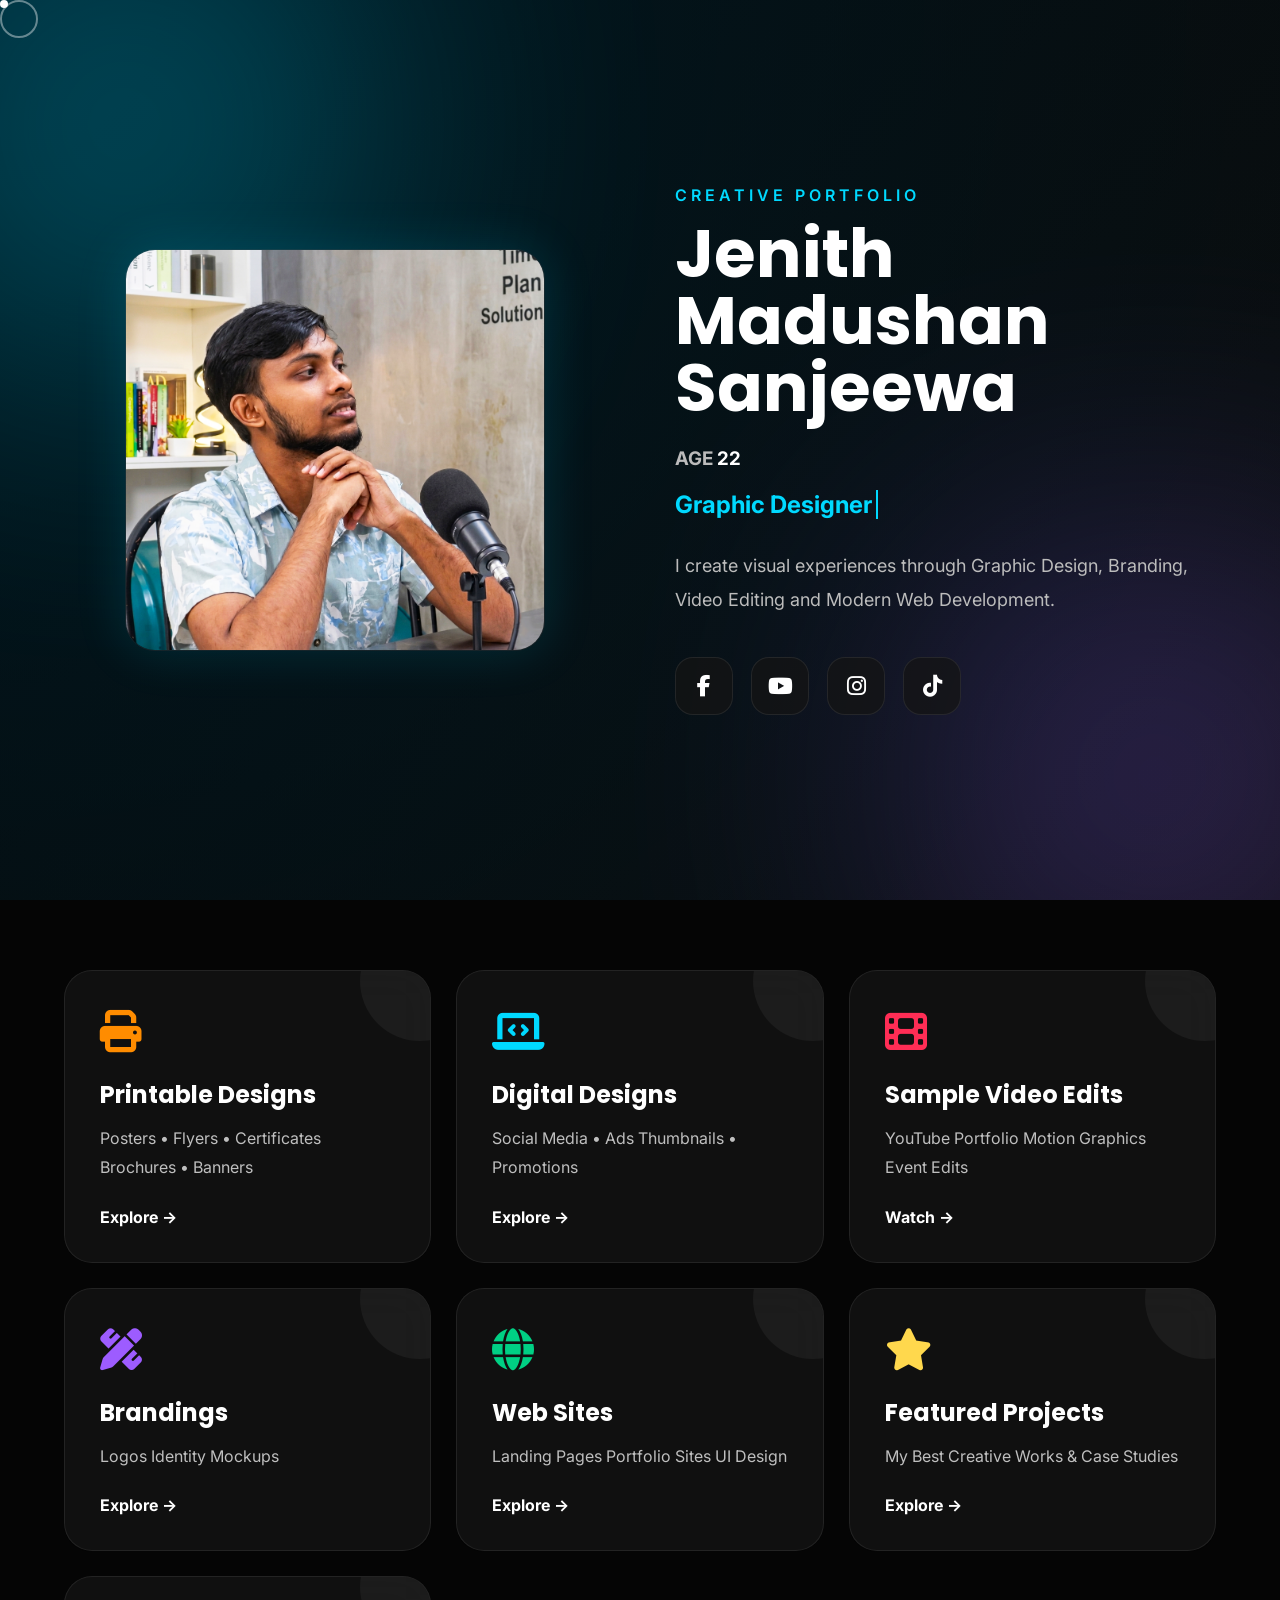
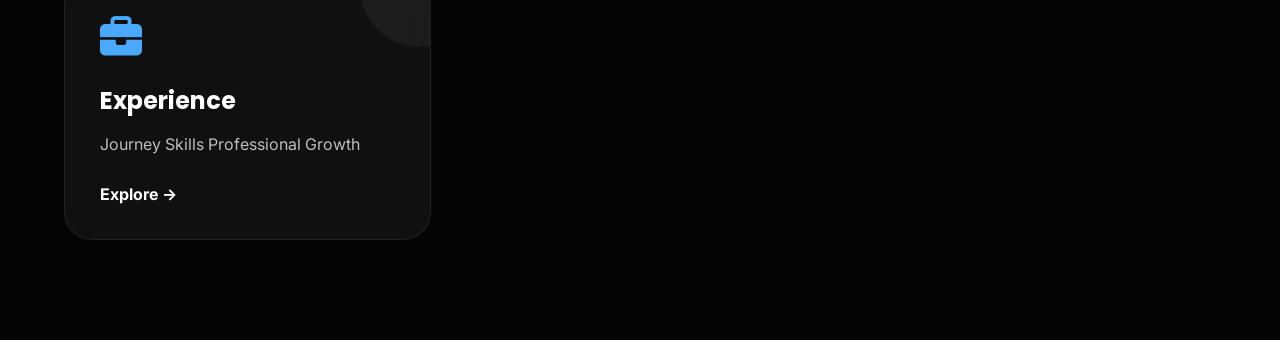
<file: index.html>
<!DOCTYPE html>
<html lang="en">

<head>
    <meta charset="UTF-8">
    <meta name="viewport" content="width=device-width, initial-scale=1.0">

    <title>Jenith Madushan | Creative Portfolio</title>

    <meta name="description"
        content="Official Creative Portfolio of Jenith Madushan Sanjeewa - Graphic Designer, Content Creator, Video Editor & Web Developer">

    <!-- Google Fonts -->
    <link rel="preconnect" href="https://fonts.googleapis.com">
    <link rel="preconnect" href="https://fonts.gstatic.com" crossorigin>

    <link href="https://fonts.googleapis.com/css2?family=Inter:wght@300;400;500;600&family=Poppins:wght@400;600;700;800&display=swap"
        rel="stylesheet">

    <!-- Font Awesome -->
    <link rel="stylesheet"
        href="https://cdnjs.cloudflare.com/ajax/libs/font-awesome/6.7.2/css/all.min.css">

    <!-- CSS -->
    <link rel="stylesheet" href="css/style.css">
    <link rel="stylesheet" href="css/animations.css">
    <link rel="stylesheet" href="css/responsive.css">

</head>

<body>

    <!-- Loading Screen -->

    <div id="loader">

        <h1>WELCOME</h1>

    </div>

    <!-- Cursor -->

    <div class="cursor-dot"></div>
    <div class="cursor-ring"></div>

    <!-- Animated Background -->

    <div class="background">

        <div class="gradient"></div>

        <div class="particles"></div>

        <div class="glow glow1"></div>
        <div class="glow glow2"></div>

    </div>
<script>
window.addEventListener("load", () => {
    const loader = document.getElementById("loader");

    loader.style.opacity = "0";
    loader.style.visibility = "hidden";

    setTimeout(() => {
        loader.style.display = "none";
    }, 600);
});
</script>
    <!-- Main Container -->

    <main>

        <!-- HERO -->

        <section class="hero">

            <div class="hero-left">

                <img src="img/me.png" alt="Jenith Madushan" class="profile">

            </div>

            <div class="hero-right">

                <span class="welcome">
                    CREATIVE PORTFOLIO
                </span>

                <h1>

                    Jenith Madushan
                    <br>
                    Sanjeewa

                </h1>

                <h3>

                    AGE
                    <span>22</span>

                </h3>

                <div class="roles">

                    <span id="typing-role">

                        Graphic Designer

                    </span>

                </div>

                <p>

                    I create visual experiences through Graphic Design,
                    Branding, Video Editing and Modern Web Development.

                </p>

                <!-- SOCIAL -->

                <div class="socials">

                    <a target="_blank"
                        href="https://www.facebook.com/profile.php?id=100086386582147">

                        <i class="fab fa-facebook-f"></i>

                    </a>

                    <a target="_blank"
                        href="https://www.youtube.com/@GamingJeNNa">

                        <i class="fab fa-youtube"></i>

                    </a>

                    <a target="_blank"
                        href="https://www.instagram.com/jms_jenna/">

                        <i class="fab fa-instagram"></i>

                    </a>

                    <a target="_blank"
                        href="https://www.tiktok.com/@gaming_jenna_yt">

                        <i class="fab fa-tiktok"></i>

                    </a>

                </div>

            </div>

        </section>

        <!-- PORTFOLIO SECTIONS -->

        <section class="portfolio-grid">

            <a href="pdf-viewer.html?file=pdfs/printable-designs.pdf&title=Printable%20Designs" class="card printable">

                <div class="icon">

                    <i class="fa-solid fa-print"></i>

                </div>

                <h2>Printable Designs</h2>

                <p>

                    Posters • Flyers • Certificates
                    Brochures • Banners

                </p>

                <span>Explore →</span>

            </a>

            <a href="pdf-viewer.html?file=pdfs/digital-designs.pdf&title=Digital%20Designs" class="card digital">

                <div class="icon">

                    <i class="fa-solid fa-laptop-code"></i>

                </div>

                <h2>Digital Designs</h2>

                <p>

                    Social Media • Ads
                    Thumbnails • Promotions

                </p>

                <span>Explore →</span>

            </a>

            <a href="pdf-viewer.html?file=pdfs/sample-video-edits.pdf&title=Sample%20Video%20Edits" class="card video">

                <div class="icon">

                    <i class="fa-solid fa-film"></i>

                </div>

                <h2>Sample Video Edits</h2>

                <p>

                    YouTube Portfolio
                    Motion Graphics
                    Event Edits

                </p>

                <span>Watch →</span>

            </a>

            <a href="pdf-viewer.html?file=pdfs/brandings.pdf&title=Brandings" class="card branding">

                <div class="icon">

                    <i class="fa-solid fa-pen-ruler"></i>

                </div>

                <h2>Brandings</h2>

                <p>

                    Logos
                    Identity
                    Mockups

                </p>

                <span>Explore →</span>

            </a>

            <a href="pdf-viewer.html?file=pdfs/web-sites.pdf&title=Web%20Sites" class="card websites">

                <div class="icon">

                    <i class="fa-solid fa-globe"></i>

                </div>

                <h2>Web Sites</h2>

                <p>

                    Landing Pages
                    Portfolio Sites
                    UI Design

                </p>

                <span>Explore →</span>

            </a>

            <a href="pdf-viewer.html?file=pdfs/featured-projects.pdf&title=Featured%20Projects" class="card featured">

                <div class="icon">

                    <i class="fa-solid fa-star"></i>

                </div>

                <h2>Featured Projects</h2>

                <p>

                    My Best Creative
                    Works & Case Studies

                </p>

                <span>Explore →</span>

            </a>

            <a href="pdf-viewer.html?file=pdfs/experience.pdf&title=Experience" class="card experience">

                <div class="icon">

                    <i class="fa-solid fa-briefcase"></i>

                </div>

                <h2>Experience</h2>

                <p>

                    Journey
                    Skills
                    Professional Growth

                </p>

                <span>Explore →</span>

            </a>

        </section>
</file>
<file: css/style.css>
/* ==========================================
   JENITH MADUSHAN PORTFOLIO
   style.css
========================================== */

/* Google Fonts */
@import url('https://fonts.googleapis.com/css2?family=Inter:wght@300;400;500;600&family=Poppins:wght@400;600;700;800&display=swap');

/* ==============================
   RESET
==============================*/

*{
    margin:0;
    padding:0;
    box-sizing:border-box;
}

html{
    scroll-behavior:smooth;
}

body{

    background:#050505;

    color:#fff;

    font-family:'Inter',sans-serif;

    overflow-x:hidden;

}

/* Scrollbar */

::-webkit-scrollbar{

    width:8px;

}

::-webkit-scrollbar-track{

    background:#0b0b0b;

}

::-webkit-scrollbar-thumb{

    background:#444;

    border-radius:20px;

}

::-webkit-scrollbar-thumb:hover{

    background:#00d4ff;

}

/* ==============================
    VARIABLES
==============================*/

:root{

    --bg:#050505;

    --card:#121212;

    --glass:rgba(20,20,20,.75);

    --border:rgba(255,255,255,.08);

    --text:#ffffff;

    --muted:#bdbdbd;

    --orange:#ff8c00;

    --cyan:#00d9ff;

    --red:#ff2d55;

    --purple:#9d5cff;

    --green:#00d084;

    --yellow:#ffd84d;

    --blue:#4aa8ff;

}

/* ==============================
   LOADER
==============================*/

#loader{

    position:fixed;

    inset:0;

    background:#050505;

    display:flex;

    justify-content:center;

    align-items:center;

    z-index:99999;

}

#loader h1{

    font-size:5rem;

    font-family:Poppins;

    letter-spacing:15px;

}

/* ==============================
 CURSOR
==============================*/

.cursor-dot{

    width:8px;

    height:8px;

    background:white;

    position:fixed;

    border-radius:50%;

    pointer-events:none;

    z-index:9999;

}

.cursor-ring{

    width:38px;

    height:38px;

    border:2px solid rgba(255,255,255,.4);

    position:fixed;

    border-radius:50%;

    pointer-events:none;

    z-index:9998;

    backdrop-filter:blur(3px);

}

/* ==============================
BACKGROUND
==============================*/

.background{

    position:fixed;

    inset:0;

    overflow:hidden;

    z-index:-10;

}

/* Animated Gradient */

.gradient{

    position:absolute;

    inset:0;

    background:

    radial-gradient(circle at top left,#001a24,transparent 35%),

    radial-gradient(circle at bottom right,#22001b,transparent 35%),

    radial-gradient(circle at center,#111111,#050505);

}

/* Floating Lights */

.glow{

    position:absolute;

    width:450px;

    height:450px;

    border-radius:50%;

    filter:blur(140px);

    opacity:.35;

}

.glow1{

    background:#00d9ff;

    top:-100px;

    left:-100px;

}

.glow2{

    background:#8b5cf6;

    bottom:-100px;

    right:-100px;

}

/* ==============================
MAIN
==============================*/

main{

    width:min(1300px,90%);

    margin:auto;

}

/* ==============================
 HERO
==============================*/

.hero{

    min-height:100vh;

    display:flex;

    justify-content:space-between;

    align-items:center;

    gap:70px;

}

/* Left */

.hero-left{

    flex:1;

    display:flex;

    justify-content:center;

}

/* Photo */

.profile{

    width:420px;

    max-width:100%;

    border-radius:30px;

    border:1px solid var(--border);

    box-shadow:

    0 0 50px rgba(0,217,255,.15);

}

/* Right */

.hero-right{

    flex:1;

}

.welcome{

    color:var(--cyan);

    font-weight:600;

    letter-spacing:4px;

}

.hero h1{

    margin-top:15px;

    font-size:4.2rem;

    font-family:Poppins;

    line-height:1;

}

.hero h3{

    margin-top:25px;

    color:#bbb;

}

.hero h3 span{

    color:white;

}

.roles{

    margin-top:20px;

    font-size:1.5rem;

    color:var(--cyan);

    font-weight:700;

}

.hero p{

    margin-top:30px;

    color:#bcbcbc;

    line-height:1.9;

    font-size:18px;

}

/* ==============================
SOCIALS
==============================*/

.socials{

    margin-top:40px;

    display:flex;

    gap:18px;

}

.socials a{

    width:58px;

    height:58px;

    display:flex;

    justify-content:center;

    align-items:center;

    border-radius:18px;

    text-decoration:none;

    color:white;

    background:var(--glass);

    border:1px solid var(--border);

    font-size:22px;

    transition:.35s;

}

.socials a:hover{

    transform:translateY(-8px);

    box-shadow:0 0 25px rgba(255,255,255,.25);

}

/* ==============================
PORTFOLIO GRID
==============================*/

.portfolio-grid{

    display:grid;

    grid-template-columns:repeat(auto-fit,minmax(290px,1fr));

    gap:25px;

    margin:70px 0 100px;

}

/* Card */

.card{

    background:var(--glass);

    border:1px solid var(--border);

    border-radius:28px;

    padding:35px;

    text-decoration:none;

    color:white;

    transition:.35s;

    backdrop-filter:blur(20px);

    position:relative;

    overflow:hidden;

}

.card::before{

    content:"";

    position:absolute;

    width:120px;

    height:120px;

    background:rgba(255,255,255,.05);

    border-radius:50%;

    top:-50px;

    right:-50px;

}

.card:hover{

    transform:translateY(-10px);

}

/* Icon */

.icon{

    font-size:42px;

    margin-bottom:20px;

}

.card h2{

    font-family:Poppins;

    margin-bottom:12px;

}

.card p{

    color:#bfbfbf;

    line-height:1.8;

}

.card span{

    display:inline-block;

    margin-top:25px;

    font-weight:700;

}

/* Accent Colors */

.printable .icon{

    color:var(--orange);

}

.digital .icon{

    color:var(--cyan);

}

.video .icon{

    color:var(--red);

}

.branding .icon{

    color:var(--purple);

}

.websites .icon{

    color:var(--green);

}

.featured .icon{

    color:var(--yellow);

}

.experience .icon{

    color:var(--blue);

}

/* Hover Glow */

.printable:hover{

    box-shadow:0 0 35px rgba(255,140,0,.35);

}

.digital:hover{

    box-shadow:0 0 35px rgba(0,217,255,.35);

}

.video:hover{

    box-shadow:0 0 35px rgba(255,45,85,.35);

}

.branding:hover{

    box-shadow:0 0 35px rgba(157,92,255,.35);

}

.websites:hover{

    box-shadow:0 0 35px rgba(0,208,132,.35);

}

.featured:hover{

    box-shadow:0 0 35px rgba(255,216,77,.35);

}

.experience:hover{

    box-shadow:0 0 35px rgba(74,168,255,.35);

}

/* ==============================
FOOTER PLACEHOLDER
==============================*/

footer{

    padding:80px 0;

    text-align:center;

    color:#888;

}
</file>
<file: css/animations.css>
/* ==========================================
   JENITH MADUSHAN PORTFOLIO
   animations.css
==========================================*/

/* ==============================
   FLOATING PROFILE
==============================*/

.profile{
    animation: floatProfile 6s ease-in-out infinite;
}

@keyframes floatProfile{

    0%{
        transform:translateY(0px);
    }

    50%{
        transform:translateY(-18px);
    }

    100%{
        transform:translateY(0px);
    }

}

/* ==============================
   BACKGROUND GLOW
==============================*/

.glow1{
    animation: glowMoveOne 16s ease-in-out infinite alternate;
}

.glow2{
    animation: glowMoveTwo 18s ease-in-out infinite alternate;
}

@keyframes glowMoveOne{

    from{
        transform:translate(0,0) scale(1);
    }

    to{
        transform:translate(180px,120px) scale(1.25);
    }

}

@keyframes glowMoveTwo{

    from{
        transform:translate(0,0) scale(1);
    }

    to{
        transform:translate(-180px,-120px) scale(1.2);
    }

}

/* ==============================
   GRADIENT ANIMATION
==============================*/

.gradient{

    background-size:300% 300%;

    animation:gradientAnimation 18s ease infinite;

}

@keyframes gradientAnimation{

    0%{
        background-position:0% 50%;
    }

    50%{
        background-position:100% 50%;
    }

    100%{
        background-position:0% 50%;
    }

}

/* ==============================
   HERO FADE
==============================*/

.hero-left{
    animation:heroLeft .9s ease forwards;
}

.hero-right{
    animation:heroRight .9s ease forwards;
}

@keyframes heroLeft{

    from{
        opacity:0;
        transform:translateX(-60px);
    }

    to{
        opacity:1;
        transform:translateX(0);
    }

}

@keyframes heroRight{

    from{
        opacity:0;
        transform:translateX(60px);
    }

    to{
        opacity:1;
        transform:translateX(0);
    }

}

/* ==============================
   SOCIAL BUTTONS
==============================*/

.socials a{

    transition:
        .35s ease,
        box-shadow .35s ease,
        transform .35s ease;

}

.socials a:hover{

    transform:
        translateY(-8px)
        scale(1.12)
        rotate(-4deg);

}

/* ==============================
   CARD HOVER
==============================*/

.card{

    transition:
        transform .45s ease,
        box-shadow .45s ease,
        border-color .45s ease;

}

.card:hover{

    transform:
        perspective(1000px)
        rotateX(5deg)
        rotateY(-5deg)
        translateY(-12px);

}

.card:hover::before{

    animation:cardLight 1.2s linear;

}

@keyframes cardLight{

    0%{

        transform:
        translateX(-150px)
        rotate(45deg);

        opacity:0;

    }

    50%{

        opacity:.5;

    }

    100%{

        transform:
        translateX(550px)
        rotate(45deg);

        opacity:0;

    }

}

/* ==============================
   ICON FLOAT
==============================*/

.icon{

    animation:iconFloat 4s ease-in-out infinite;

}

@keyframes iconFloat{

    0%{
        transform:translateY(0px);
    }

    50%{
        transform:translateY(-8px);
    }

    100%{
        transform:translateY(0px);
    }

}

/* ==============================
   EXPLORE TEXT
==============================*/

.card span{

    transition:.35s;

}

.card:hover span{

    letter-spacing:2px;

    transform:translateX(8px);

}

/* ==============================
   LOADER
==============================*/

#loader h1{

    animation:loaderPulse 1.4s infinite;

}

@keyframes loaderPulse{

    0%{

        opacity:.4;
        transform:scale(.96);

    }

    50%{

        opacity:1;
        transform:scale(1.06);

    }

    100%{

        opacity:.4;
        transform:scale(.96);

    }

}

/* ==============================
   TYPING CURSOR
==============================*/

#typing-role{

    position:relative;

}

#typing-role::after{

    content:"";

    width:2px;

    height:100%;

    background:#00d9ff;

    position:absolute;

    right:-6px;

    top:0;

    animation:blink .8s infinite;

}

@keyframes blink{

    0%{
        opacity:1;
    }

    50%{
        opacity:0;
    }

    100%{
        opacity:1;
    }

}

/* ==============================
   SECTION REVEAL
==============================*/

.reveal{

    opacity:0;

    transform:translateY(80px);

    transition:
        opacity .8s ease,
        transform .8s ease;

}

.reveal.active{

    opacity:1;

    transform:translateY(0);

}

/* ==============================
   BUTTON GLOW
==============================*/

.card::after{

    content:"";

    position:absolute;

    inset:0;

    border-radius:28px;

    opacity:0;

    transition:.45s;

    border:1px solid rgba(255,255,255,.15);

}

.card:hover::after{

    opacity:1;

}

/* ==============================
   HERO TEXT
==============================*/

.hero h1{

    animation:titleReveal 1.1s ease;

}

@keyframes titleReveal{

    from{

        opacity:0;

        transform:translateY(30px);

    }

    to{

        opacity:1;

        transform:translateY(0);

    }

}

/* ==============================
   PARALLAX FEEL
==============================*/

.hero{

    animation:heroAppear 1.2s ease;

}

@keyframes heroAppear{

    from{

        opacity:0;

        transform:scale(.98);

    }

    to{

        opacity:1;

        transform:scale(1);

    }

}

/* ==============================
   SMOOTH IMAGE SHADOW
==============================*/

.profile{

    transition:
        transform .4s ease,
        box-shadow .4s ease;

}

.profile:hover{

    transform:
        scale(1.03);

    box-shadow:
        0 0 60px rgba(0,217,255,.25),
        0 0 120px rgba(0,217,255,.08);

}
</file>
<file: css/responsive.css>
/* ===========================
   RESPONSIVE DESIGN
=========================== */

@media (max-width: 1024px) {

    .hero {
        flex-direction: column;
        text-align: center;
        gap: 40px;
    }

    .hero h1 {
        font-size: 3rem;
    }

    .profile {
        width: 300px;
    }
}

@media (max-width: 768px) {

    .hero h1 {
        font-size: 2.5rem;
    }

    .socials {
        justify-content: center;
        flex-wrap: wrap;
    }

    .portfolio-grid {
        grid-template-columns: 1fr;
    }
}

@media (max-width: 480px) {

    .hero h1 {
        font-size: 2rem;
    }

    .roles {
        font-size: 1.1rem;
    }

    .profile {
        width: 220px;
    }

    .card {
        padding: 25px;
    }
}
</file>
